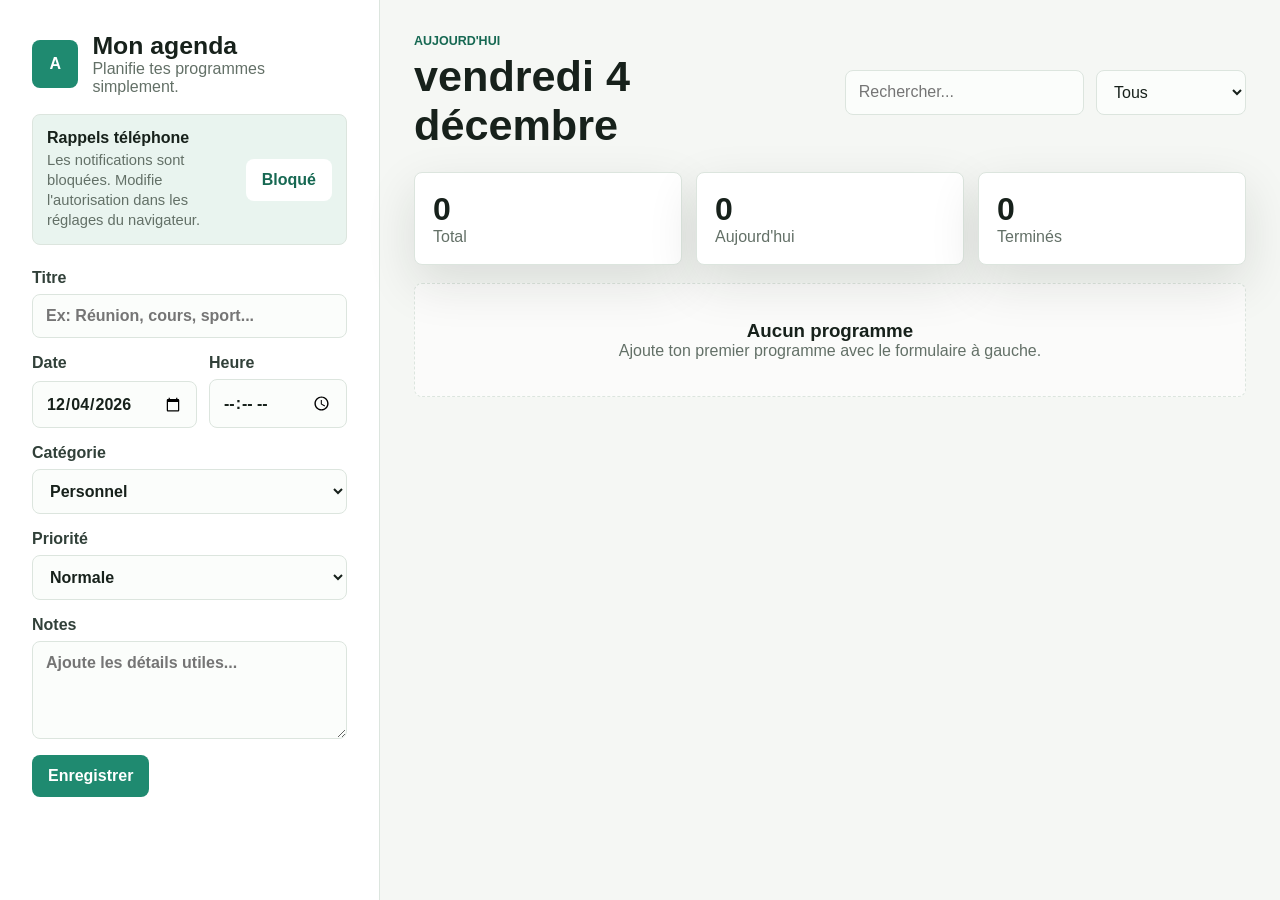
<file: index.html>
<!doctype html>
<html lang="fr">
  <head>
    <meta charset="UTF-8" />
    <meta name="viewport" content="width=device-width, initial-scale=1.0" />
    <meta name="theme-color" content="#1f8a70" />
    <title>Agenda Programme</title>
    <link rel="manifest" href="manifest.webmanifest" />
    <link rel="apple-touch-icon" href="icons/icon-192.png" />
    <link rel="stylesheet" href="styles.css" />
  </head>
  <body>
    <main class="app-shell">
      <section class="sidebar" aria-label="Formulaire de programme">
        <div class="brand">
          <span class="brand-mark">A</span>
          <div>
            <h1>Mon agenda</h1>
            <p>Planifie tes programmes simplement.</p>
          </div>
        </div>

        <div class="notice-panel">
          <div>
            <strong>Rappels téléphone</strong>
            <p id="notification-status">Active les notifications pour recevoir un rappel 30 minutes avant.</p>
          </div>
          <button type="button" id="notification-button" class="ghost-button">Activer</button>
        </div>

        <form id="program-form" class="program-form">
          <input type="hidden" id="program-id" />

          <label>
            Titre
            <input id="title" type="text" placeholder="Ex: Réunion, cours, sport..." required />
          </label>

          <div class="two-columns">
            <label>
              Date
              <input id="date" type="date" required />
            </label>
            <label>
              Heure
              <input id="time" type="time" required />
            </label>
          </div>

          <label>
            Catégorie
            <select id="category">
              <option>Personnel</option>
              <option>Travail</option>
              <option>Études</option>
              <option>Santé</option>
              <option>Famille</option>
              <option>Autre</option>
            </select>
          </label>

          <label>
            Priorité
            <select id="priority">
              <option value="normal">Normale</option>
              <option value="high">Importante</option>
              <option value="low">Faible</option>
            </select>
          </label>

          <label>
            Notes
            <textarea id="notes" rows="4" placeholder="Ajoute les détails utiles..."></textarea>
          </label>

          <div class="form-actions">
            <button type="submit" class="primary-button">Enregistrer</button>
            <button type="button" id="cancel-edit" class="ghost-button" hidden>Annuler</button>
          </div>
        </form>
      </section>

      <section class="content" aria-label="Liste des programmes">
        <div class="toolbar">
          <div>
            <p class="eyebrow">Aujourd'hui</p>
            <h2 id="today-label">Programmes</h2>
          </div>
          <div class="toolbar-controls">
            <input id="search" type="search" placeholder="Rechercher..." />
            <select id="filter">
              <option value="all">Tous</option>
              <option value="today">Aujourd'hui</option>
              <option value="upcoming">À venir</option>
              <option value="done">Terminés</option>
            </select>
          </div>
        </div>

        <div class="summary-grid" aria-label="Résumé">
          <div class="summary-item">
            <span id="total-count">0</span>
            <p>Total</p>
          </div>
          <div class="summary-item">
            <span id="today-count">0</span>
            <p>Aujourd'hui</p>
          </div>
          <div class="summary-item">
            <span id="done-count">0</span>
            <p>Terminés</p>
          </div>
        </div>

        <div id="program-list" class="program-list"></div>
        <div id="empty-state" class="empty-state" hidden>
          <h3>Aucun programme</h3>
          <p>Ajoute ton premier programme avec le formulaire à gauche.</p>
        </div>
      </section>
    </main>

    <script src="app.js"></script>
  </body>
</html>
</file>
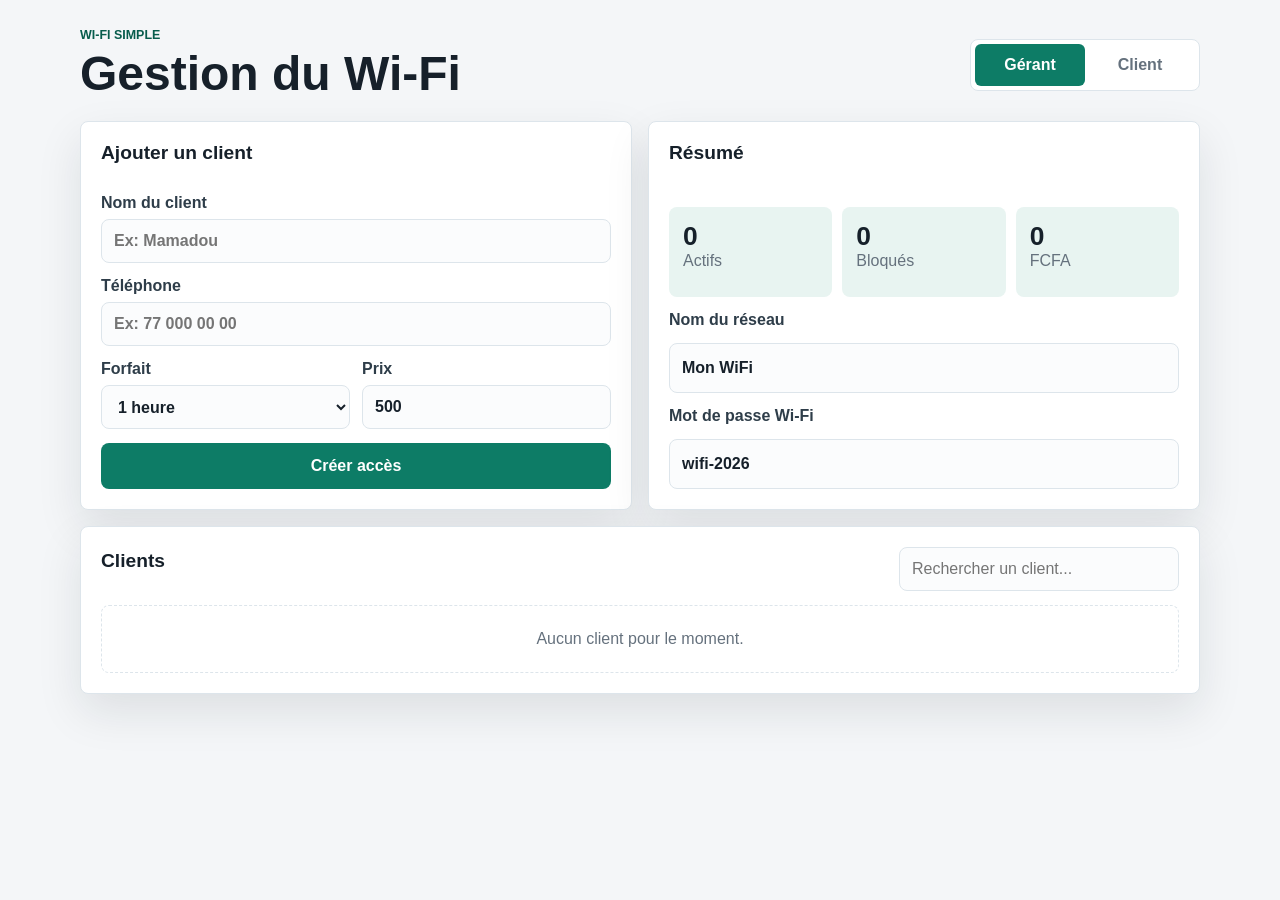
<file: wifi-manager/index.html>
<!doctype html>
<html lang="fr">
  <head>
    <meta charset="UTF-8" />
    <meta name="viewport" content="width=device-width, initial-scale=1.0" />
    <title>Gestion Wi-Fi</title>
    <link rel="stylesheet" href="styles.css" />
  </head>
  <body>
    <main class="app">
      <header class="topbar">
        <div>
          <p class="eyebrow">Wi-Fi simple</p>
          <h1>Gestion du Wi-Fi</h1>
        </div>
        <div class="tabs" role="tablist" aria-label="Espaces">
          <button class="tab active" data-view="manager" type="button">Gérant</button>
          <button class="tab" data-view="client" type="button">Client</button>
        </div>
      </header>

      <section id="manager-view" class="view active" aria-label="Espace gérant">
        <div class="grid">
          <form id="client-form" class="panel">
            <h2>Ajouter un client</h2>
            <label>
              Nom du client
              <input id="client-name" type="text" placeholder="Ex: Mamadou" required />
            </label>
            <label>
              Téléphone
              <input id="client-phone" type="tel" placeholder="Ex: 77 000 00 00" />
            </label>
            <div class="two">
              <label>
                Forfait
                <select id="client-plan">
                  <option value="1 heure">1 heure</option>
                  <option value="1 jour">1 jour</option>
                  <option value="1 semaine">1 semaine</option>
                  <option value="1 mois">1 mois</option>
                </select>
              </label>
              <label>
                Prix
                <input id="client-price" type="number" min="0" value="500" />
              </label>
            </div>
            <button class="primary" type="submit">Créer accès</button>
          </form>

          <section class="panel summary">
            <h2>Résumé</h2>
            <div class="stats">
              <div>
                <strong id="active-count">0</strong>
                <span>Actifs</span>
              </div>
              <div>
                <strong id="blocked-count">0</strong>
                <span>Bloqués</span>
              </div>
              <div>
                <strong id="revenue-total">0</strong>
                <span>FCFA</span>
              </div>
            </div>
            <label>
              Nom du réseau
              <input id="wifi-name" type="text" value="Mon WiFi" />
            </label>
            <label>
              Mot de passe Wi-Fi
              <input id="wifi-password" type="text" value="wifi-2026" />
            </label>
          </section>
        </div>

        <section class="panel">
          <div class="section-head">
            <h2>Clients</h2>
            <input id="search-client" type="search" placeholder="Rechercher un client..." />
          </div>
          <div id="client-list" class="client-list"></div>
          <div id="empty-manager" class="empty" hidden>Aucun client pour le moment.</div>
        </section>
      </section>

      <section id="client-view" class="view" aria-label="Espace client">
        <div class="client-portal">
          <section class="panel">
            <h2>Mon accès Wi-Fi</h2>
            <p class="muted">Entre ton code client pour voir tes informations.</p>
            <label>
              Code client
              <input id="access-code" type="text" placeholder="Ex: WF-1234" />
            </label>
            <button id="check-code" class="primary" type="button">Voir mon accès</button>
          </section>

          <section id="client-result" class="panel result">
            <h2>Informations</h2>
            <div class="access-card">
              <span id="result-status" class="status">En attente</span>
              <h3 id="result-name">Aucun code vérifié</h3>
              <p id="result-plan">Demande ton code au gérant.</p>
              <dl>
                <div>
                  <dt>Réseau</dt>
                  <dd id="result-wifi">-</dd>
                </div>
                <div>
                  <dt>Mot de passe</dt>
                  <dd id="result-password">-</dd>
                </div>
              </dl>
            </div>
          </section>
        </div>
      </section>
    </main>

    <script src="app.js"></script>
  </body>
</html>
</file>
<file: styles.css>
:root {
  color-scheme: light;
  --bg: #f5f7f4;
  --panel: #ffffff;
  --ink: #17211b;
  --muted: #637067;
  --line: #dce5de;
  --accent: #1f8a70;
  --accent-dark: #166852;
  --warn: #b35322;
  --soft: #e9f4ef;
  --shadow: 0 18px 50px rgba(23, 33, 27, 0.12);
}

* {
  box-sizing: border-box;
}

body {
  margin: 0;
  min-height: 100vh;
  font-family: Inter, "Segoe UI", Arial, sans-serif;
  background: var(--bg);
  color: var(--ink);
}

button,
input,
select,
textarea {
  font: inherit;
}

button {
  cursor: pointer;
}

.app-shell {
  display: grid;
  grid-template-columns: minmax(300px, 380px) 1fr;
  min-height: 100vh;
}

.sidebar {
  background: var(--panel);
  border-right: 1px solid var(--line);
  padding: 32px;
}

.brand {
  display: flex;
  align-items: center;
  gap: 14px;
  margin-bottom: 18px;
}

.brand-mark {
  display: grid;
  width: 48px;
  height: 48px;
  place-items: center;
  border-radius: 8px;
  background: var(--accent);
  color: #ffffff;
  font-weight: 800;
}

h1,
h2,
h3,
p {
  margin: 0;
}

h1 {
  font-size: 1.55rem;
}

.brand p,
.notice-panel p,
.empty-state p,
.summary-item p {
  color: var(--muted);
}

.notice-panel {
  display: grid;
  grid-template-columns: 1fr auto;
  align-items: center;
  gap: 12px;
  border: 1px solid var(--line);
  border-radius: 8px;
  background: var(--soft);
  padding: 14px;
  margin-bottom: 24px;
}

.notice-panel strong {
  display: block;
  margin-bottom: 4px;
}

.notice-panel p {
  font-size: 0.92rem;
  line-height: 1.35;
}

.notice-panel .ghost-button {
  background: #ffffff;
}

.program-form {
  display: grid;
  gap: 16px;
}

label {
  display: grid;
  gap: 7px;
  color: #314039;
  font-weight: 700;
}

input,
select,
textarea {
  width: 100%;
  border: 1px solid var(--line);
  border-radius: 8px;
  background: #fbfdfb;
  color: var(--ink);
  padding: 12px 13px;
  outline: none;
}

input:focus,
select:focus,
textarea:focus {
  border-color: var(--accent);
  box-shadow: 0 0 0 3px rgba(31, 138, 112, 0.15);
}

textarea {
  resize: vertical;
}

.two-columns {
  display: grid;
  grid-template-columns: 1fr 1fr;
  gap: 12px;
}

.form-actions {
  display: flex;
  gap: 10px;
}

.primary-button,
.ghost-button,
.icon-button {
  border: 0;
  border-radius: 8px;
  min-height: 42px;
  padding: 0 16px;
  font-weight: 800;
}

.primary-button {
  background: var(--accent);
  color: #ffffff;
}

.primary-button:hover {
  background: var(--accent-dark);
}

.ghost-button,
.icon-button {
  background: var(--soft);
  color: var(--accent-dark);
}

.content {
  padding: 34px;
}

.toolbar {
  display: flex;
  align-items: center;
  justify-content: space-between;
  gap: 20px;
  margin-bottom: 22px;
}

.eyebrow {
  color: var(--accent-dark);
  font-size: 0.78rem;
  font-weight: 900;
  letter-spacing: 0;
  text-transform: uppercase;
}

h2 {
  margin-top: 4px;
  font-size: clamp(1.75rem, 4vw, 2.7rem);
}

.toolbar-controls {
  display: grid;
  grid-template-columns: minmax(180px, 260px) 150px;
  gap: 12px;
}

.summary-grid {
  display: grid;
  grid-template-columns: repeat(3, minmax(0, 1fr));
  gap: 14px;
  margin-bottom: 18px;
}

.summary-item {
  border: 1px solid var(--line);
  border-radius: 8px;
  background: var(--panel);
  padding: 18px;
  box-shadow: var(--shadow);
}

.summary-item span {
  display: block;
  font-size: 2rem;
  font-weight: 900;
}

.program-list {
  display: grid;
  gap: 12px;
}

.program-card {
  display: grid;
  grid-template-columns: auto 1fr auto;
  align-items: center;
  gap: 16px;
  border: 1px solid var(--line);
  border-left: 6px solid var(--accent);
  border-radius: 8px;
  background: var(--panel);
  padding: 16px;
  box-shadow: var(--shadow);
}

.program-card.high {
  border-left-color: var(--warn);
}

.program-card.low {
  border-left-color: #6b879a;
}

.program-card.done {
  opacity: 0.68;
}

.program-card.done .program-title {
  text-decoration: line-through;
}

.check-button {
  display: grid;
  width: 36px;
  height: 36px;
  place-items: center;
  border: 1px solid var(--line);
  border-radius: 8px;
  background: #ffffff;
  color: var(--accent-dark);
  font-weight: 900;
}

.program-title {
  margin-bottom: 6px;
  font-size: 1.05rem;
  font-weight: 900;
}

.meta {
  display: flex;
  flex-wrap: wrap;
  gap: 8px;
  color: var(--muted);
  font-size: 0.92rem;
}

.pill {
  border-radius: 999px;
  background: var(--soft);
  color: var(--accent-dark);
  padding: 4px 9px;
  font-weight: 800;
}

.notes {
  margin-top: 9px;
  color: #45524a;
  line-height: 1.45;
}

.card-actions {
  display: flex;
  gap: 8px;
}

.icon-button {
  width: 42px;
  padding: 0;
}

.delete-button {
  background: #f7e8e2;
  color: #9d3d19;
}

.empty-state {
  border: 1px dashed var(--line);
  border-radius: 8px;
  padding: 36px;
  text-align: center;
  background: rgba(255, 255, 255, 0.55);
}

@media (max-width: 860px) {
  .app-shell {
    grid-template-columns: 1fr;
  }

  .sidebar {
    border-right: 0;
    border-bottom: 1px solid var(--line);
  }

  .toolbar {
    align-items: stretch;
    flex-direction: column;
  }

  .toolbar-controls,
  .summary-grid {
    grid-template-columns: 1fr;
  }
}

@media (max-width: 560px) {
  .sidebar,
  .content {
    padding: 22px;
  }

  .two-columns,
  .program-card {
    grid-template-columns: 1fr;
  }

  .card-actions {
    justify-content: stretch;
  }

  .notice-panel {
    grid-template-columns: 1fr;
  }

  .icon-button {
    flex: 1;
    width: auto;
  }
}
</file>
<file: wifi-manager/styles.css>
:root {
  --bg: #f4f6f8;
  --panel: #ffffff;
  --ink: #16202a;
  --muted: #65717d;
  --line: #dde5eb;
  --accent: #0d7c66;
  --accent-dark: #075c4c;
  --danger: #b3261e;
  --warning: #a35b00;
  --soft: #e8f4f1;
  --shadow: 0 18px 45px rgba(22, 32, 42, 0.1);
}

* {
  box-sizing: border-box;
}

body {
  margin: 0;
  min-height: 100vh;
  background: var(--bg);
  color: var(--ink);
  font-family: "Segoe UI", Arial, sans-serif;
}

button,
input,
select {
  font: inherit;
}

button {
  cursor: pointer;
}

.app {
  width: min(1120px, calc(100% - 28px));
  margin: 0 auto;
  padding: 28px 0;
}

.topbar {
  display: flex;
  align-items: center;
  justify-content: space-between;
  gap: 18px;
  margin-bottom: 20px;
}

.eyebrow {
  margin: 0 0 4px;
  color: var(--accent-dark);
  font-size: 0.78rem;
  font-weight: 900;
  text-transform: uppercase;
}

h1,
h2,
h3,
p {
  margin: 0;
}

h1 {
  font-size: clamp(1.8rem, 4vw, 3rem);
}

h2 {
  margin-bottom: 16px;
  font-size: 1.2rem;
}

.tabs {
  display: grid;
  grid-template-columns: 1fr 1fr;
  min-width: 230px;
  border: 1px solid var(--line);
  border-radius: 8px;
  background: var(--panel);
  padding: 4px;
}

.tab {
  border: 0;
  border-radius: 6px;
  background: transparent;
  min-height: 42px;
  color: var(--muted);
  font-weight: 800;
}

.tab.active {
  background: var(--accent);
  color: #ffffff;
}

.view {
  display: none;
}

.view.active {
  display: grid;
  gap: 16px;
}

.grid,
.client-portal {
  display: grid;
  grid-template-columns: 1fr 1fr;
  gap: 16px;
}

.panel {
  border: 1px solid var(--line);
  border-radius: 8px;
  background: var(--panel);
  padding: 20px;
  box-shadow: var(--shadow);
}

form,
.summary,
.client-portal .panel {
  display: grid;
  gap: 14px;
}

label {
  display: grid;
  gap: 7px;
  color: #2e3d49;
  font-weight: 800;
}

input,
select {
  width: 100%;
  border: 1px solid var(--line);
  border-radius: 8px;
  background: #fbfcfd;
  color: var(--ink);
  min-height: 44px;
  padding: 10px 12px;
  outline: none;
}

input:focus,
select:focus {
  border-color: var(--accent);
  box-shadow: 0 0 0 3px rgba(13, 124, 102, 0.14);
}

.two {
  display: grid;
  grid-template-columns: 1fr 1fr;
  gap: 12px;
}

.primary,
.small-button {
  border: 0;
  border-radius: 8px;
  background: var(--accent);
  color: #ffffff;
  font-weight: 900;
}

.primary {
  min-height: 46px;
  padding: 0 16px;
}

.primary:hover,
.small-button:hover {
  background: var(--accent-dark);
}

.stats {
  display: grid;
  grid-template-columns: repeat(3, 1fr);
  gap: 10px;
}

.stats div {
  border-radius: 8px;
  background: var(--soft);
  padding: 14px;
}

.stats strong {
  display: block;
  font-size: 1.65rem;
}

.stats span,
.muted {
  color: var(--muted);
}

.section-head {
  display: flex;
  align-items: center;
  justify-content: space-between;
  gap: 12px;
  margin-bottom: 14px;
}

.section-head input {
  max-width: 280px;
}

.client-list {
  display: grid;
  gap: 10px;
}

.client-row {
  display: grid;
  grid-template-columns: 1fr auto;
  gap: 12px;
  align-items: center;
  border: 1px solid var(--line);
  border-radius: 8px;
  padding: 14px;
}

.client-row.blocked {
  border-left: 5px solid var(--danger);
}

.client-row.active {
  border-left: 5px solid var(--accent);
}

.client-name {
  margin-bottom: 6px;
  font-weight: 900;
}

.meta {
  display: flex;
  flex-wrap: wrap;
  gap: 8px;
  color: var(--muted);
  font-size: 0.92rem;
}

.code {
  border-radius: 999px;
  background: var(--soft);
  color: var(--accent-dark);
  padding: 4px 10px;
  font-weight: 900;
}

.actions {
  display: flex;
  gap: 8px;
}

.small-button {
  min-height: 38px;
  padding: 0 12px;
}

.danger {
  background: #f8e7e5;
  color: var(--danger);
}

.danger:hover {
  background: #f2d1cd;
}

.empty {
  border: 1px dashed var(--line);
  border-radius: 8px;
  color: var(--muted);
  padding: 24px;
  text-align: center;
}

.access-card {
  display: grid;
  gap: 12px;
}

.status {
  width: fit-content;
  border-radius: 999px;
  background: #edf0f3;
  color: var(--muted);
  padding: 5px 11px;
  font-weight: 900;
}

.status.ok {
  background: var(--soft);
  color: var(--accent-dark);
}

.status.bad {
  background: #f8e7e5;
  color: var(--danger);
}

dl {
  display: grid;
  gap: 10px;
  margin: 0;
}

dl div {
  border: 1px solid var(--line);
  border-radius: 8px;
  padding: 12px;
}

dt {
  color: var(--muted);
  font-size: 0.86rem;
}

dd {
  margin: 4px 0 0;
  font-weight: 900;
}

@media (max-width: 760px) {
  .topbar,
  .section-head {
    align-items: stretch;
    flex-direction: column;
  }

  .tabs,
  .section-head input {
    width: 100%;
    max-width: none;
  }

  .grid,
  .client-portal,
  .two,
  .client-row {
    grid-template-columns: 1fr;
  }

  .actions {
    display: grid;
    grid-template-columns: 1fr 1fr;
  }
}
</file>
